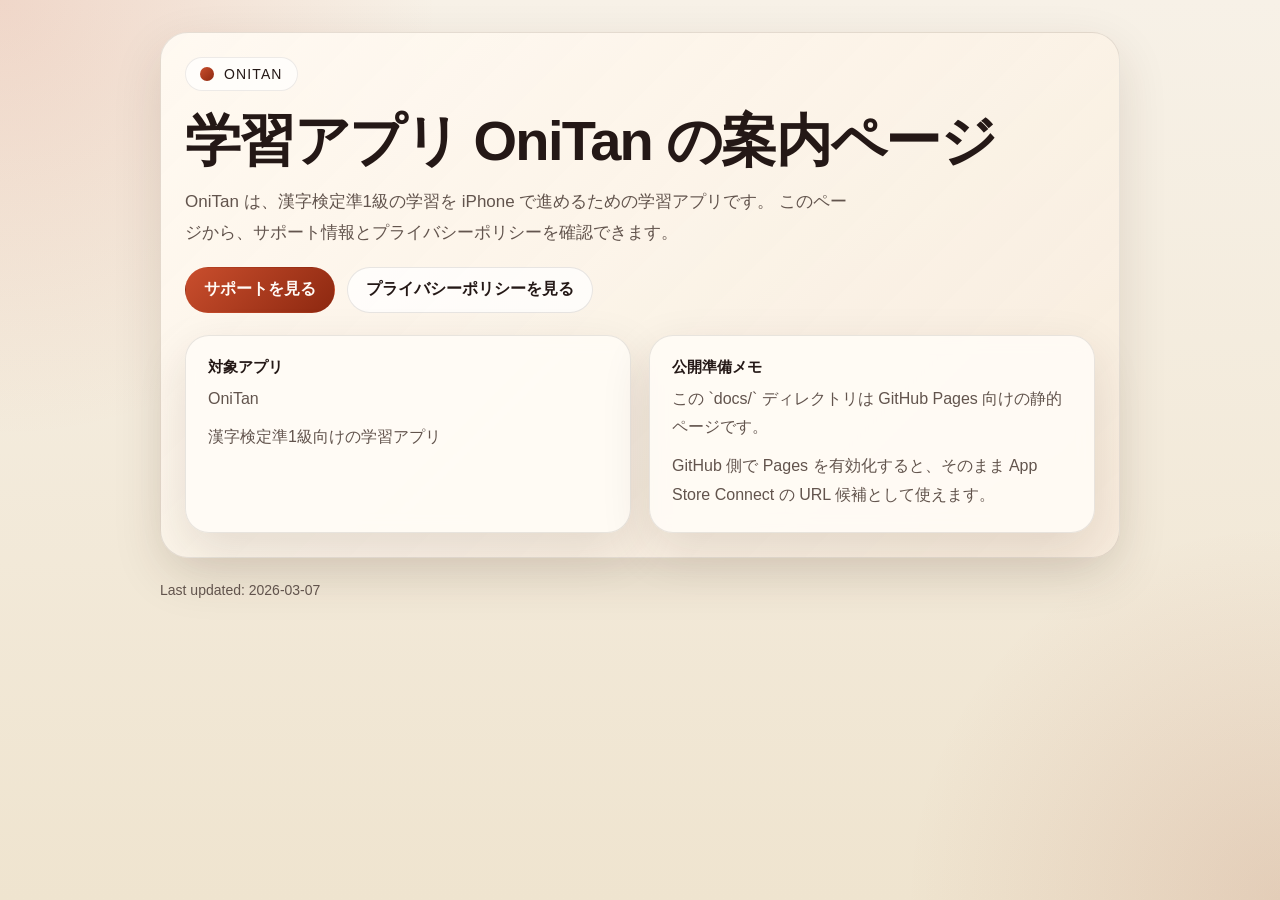
<file: docs/index.html>
<!DOCTYPE html>
<html lang="ja">
<head>
  <meta charset="utf-8">
  <meta name="viewport" content="width=device-width, initial-scale=1">
  <title>OniTan | Support</title>
  <meta name="description" content="OniTan のサポート情報とプライバシーポリシーへの入口です。">
  <link rel="stylesheet" href="./styles.css">
</head>
<body>
  <main class="shell">
    <section class="hero">
      <div class="brand">
        <span class="brand-mark"></span>
        <span>ONITAN</span>
      </div>
      <h1>学習アプリ OniTan の案内ページ</h1>
      <p class="lead">
        OniTan は、漢字検定準1級の学習を iPhone で進めるための学習アプリです。
        このページから、サポート情報とプライバシーポリシーを確認できます。
      </p>
      <div class="button-row">
        <a class="button primary" href="./support.html">サポートを見る</a>
        <a class="button secondary" href="./privacy.html">プライバシーポリシーを見る</a>
      </div>
      <div class="grid">
        <article class="card">
          <strong>対象アプリ</strong>
          <p>OniTan</p>
          <p>漢字検定準1級向けの学習アプリ</p>
        </article>
        <article class="card">
          <strong>公開準備メモ</strong>
          <p>この `docs/` ディレクトリは GitHub Pages 向けの静的ページです。</p>
          <p>GitHub 側で Pages を有効化すると、そのまま App Store Connect の URL 候補として使えます。</p>
        </article>
      </div>
    </section>
    <p class="footer">Last updated: 2026-03-07</p>
  </main>
</body>
</html>
</file>
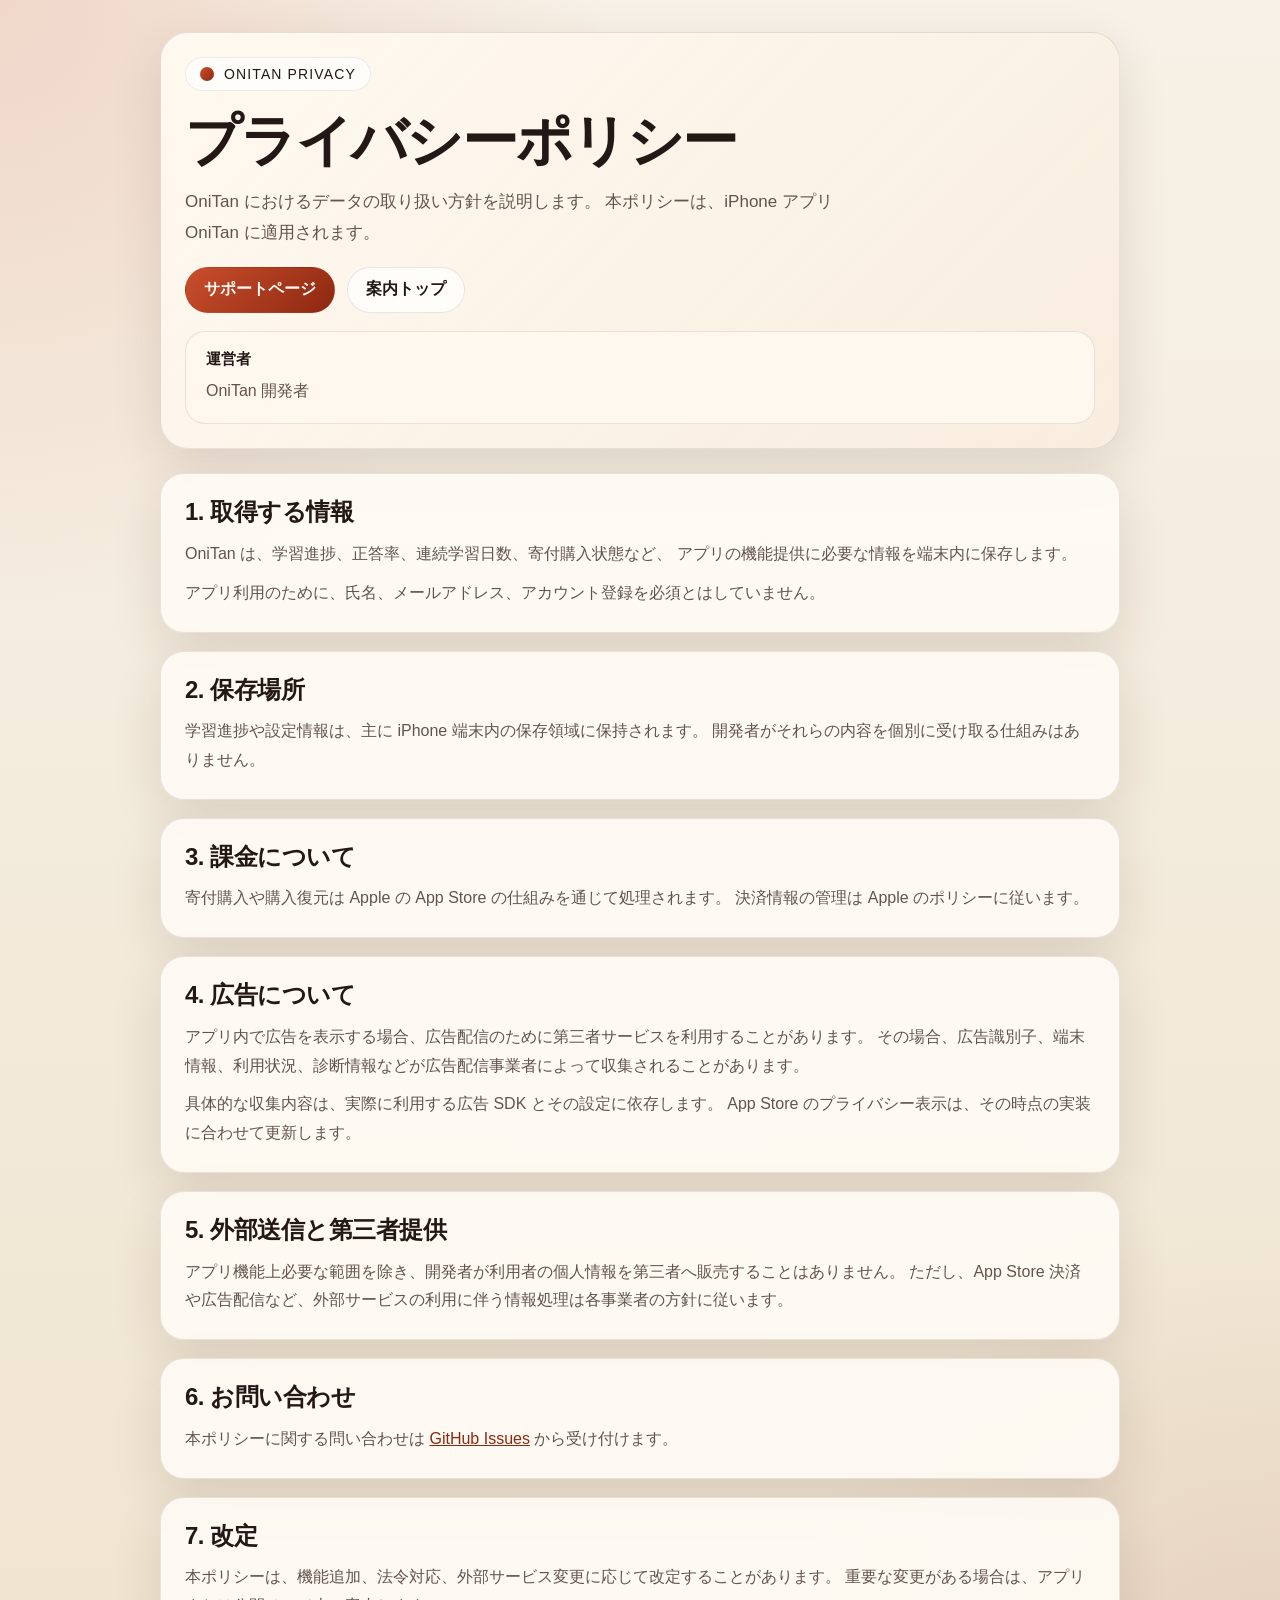
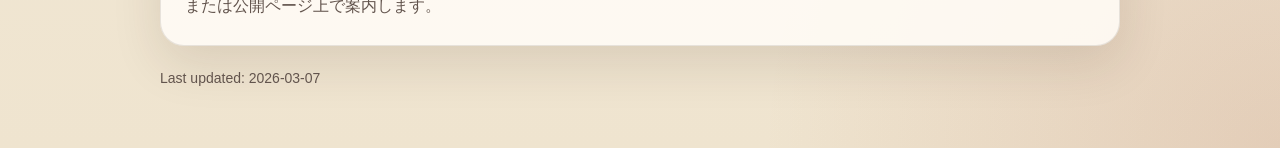
<file: docs/privacy.html>
<!DOCTYPE html>
<html lang="ja">
<head>
  <meta charset="utf-8">
  <meta name="viewport" content="width=device-width, initial-scale=1">
  <title>OniTan Privacy Policy</title>
  <meta name="description" content="OniTan のプライバシーポリシーです。">
  <link rel="stylesheet" href="./styles.css">
</head>
<body>
  <main class="shell">
    <section class="hero">
      <div class="brand">
        <span class="brand-mark"></span>
        <span>ONITAN PRIVACY</span>
      </div>
      <h1>プライバシーポリシー</h1>
      <p class="lead">
        OniTan におけるデータの取り扱い方針を説明します。
        本ポリシーは、iPhone アプリ OniTan に適用されます。
      </p>
      <div class="button-row">
        <a class="button primary" href="./support.html">サポートページ</a>
        <a class="button secondary" href="./index.html">案内トップ</a>
      </div>
      <div class="meta">
        <strong>運営者</strong>
        <p>OniTan 開発者</p>
      </div>
    </section>

    <section class="section-list">
      <article class="section">
        <h2>1. 取得する情報</h2>
        <p>
          OniTan は、学習進捗、正答率、連続学習日数、寄付購入状態など、
          アプリの機能提供に必要な情報を端末内に保存します。
        </p>
        <p>
          アプリ利用のために、氏名、メールアドレス、アカウント登録を必須とはしていません。
        </p>
      </article>

      <article class="section">
        <h2>2. 保存場所</h2>
        <p>
          学習進捗や設定情報は、主に iPhone 端末内の保存領域に保持されます。
          開発者がそれらの内容を個別に受け取る仕組みはありません。
        </p>
      </article>

      <article class="section">
        <h2>3. 課金について</h2>
        <p>
          寄付購入や購入復元は Apple の App Store の仕組みを通じて処理されます。
          決済情報の管理は Apple のポリシーに従います。
        </p>
      </article>

      <article class="section">
        <h2>4. 広告について</h2>
        <p>
          アプリ内で広告を表示する場合、広告配信のために第三者サービスを利用することがあります。
          その場合、広告識別子、端末情報、利用状況、診断情報などが広告配信事業者によって収集されることがあります。
        </p>
        <p>
          具体的な収集内容は、実際に利用する広告 SDK とその設定に依存します。
          App Store のプライバシー表示は、その時点の実装に合わせて更新します。
        </p>
      </article>

      <article class="section">
        <h2>5. 外部送信と第三者提供</h2>
        <p>
          アプリ機能上必要な範囲を除き、開発者が利用者の個人情報を第三者へ販売することはありません。
          ただし、App Store 決済や広告配信など、外部サービスの利用に伴う情報処理は各事業者の方針に従います。
        </p>
      </article>

      <article class="section">
        <h2>6. お問い合わせ</h2>
        <p>
          本ポリシーに関する問い合わせは
          <a href="https://github.com/Ben-Kei-create/OniTan/issues">GitHub Issues</a>
          から受け付けます。
        </p>
      </article>

      <article class="section">
        <h2>7. 改定</h2>
        <p>
          本ポリシーは、機能追加、法令対応、外部サービス変更に応じて改定することがあります。
          重要な変更がある場合は、アプリまたは公開ページ上で案内します。
        </p>
      </article>
    </section>

    <p class="footer">Last updated: 2026-03-07</p>
  </main>
</body>
</html>
</file>
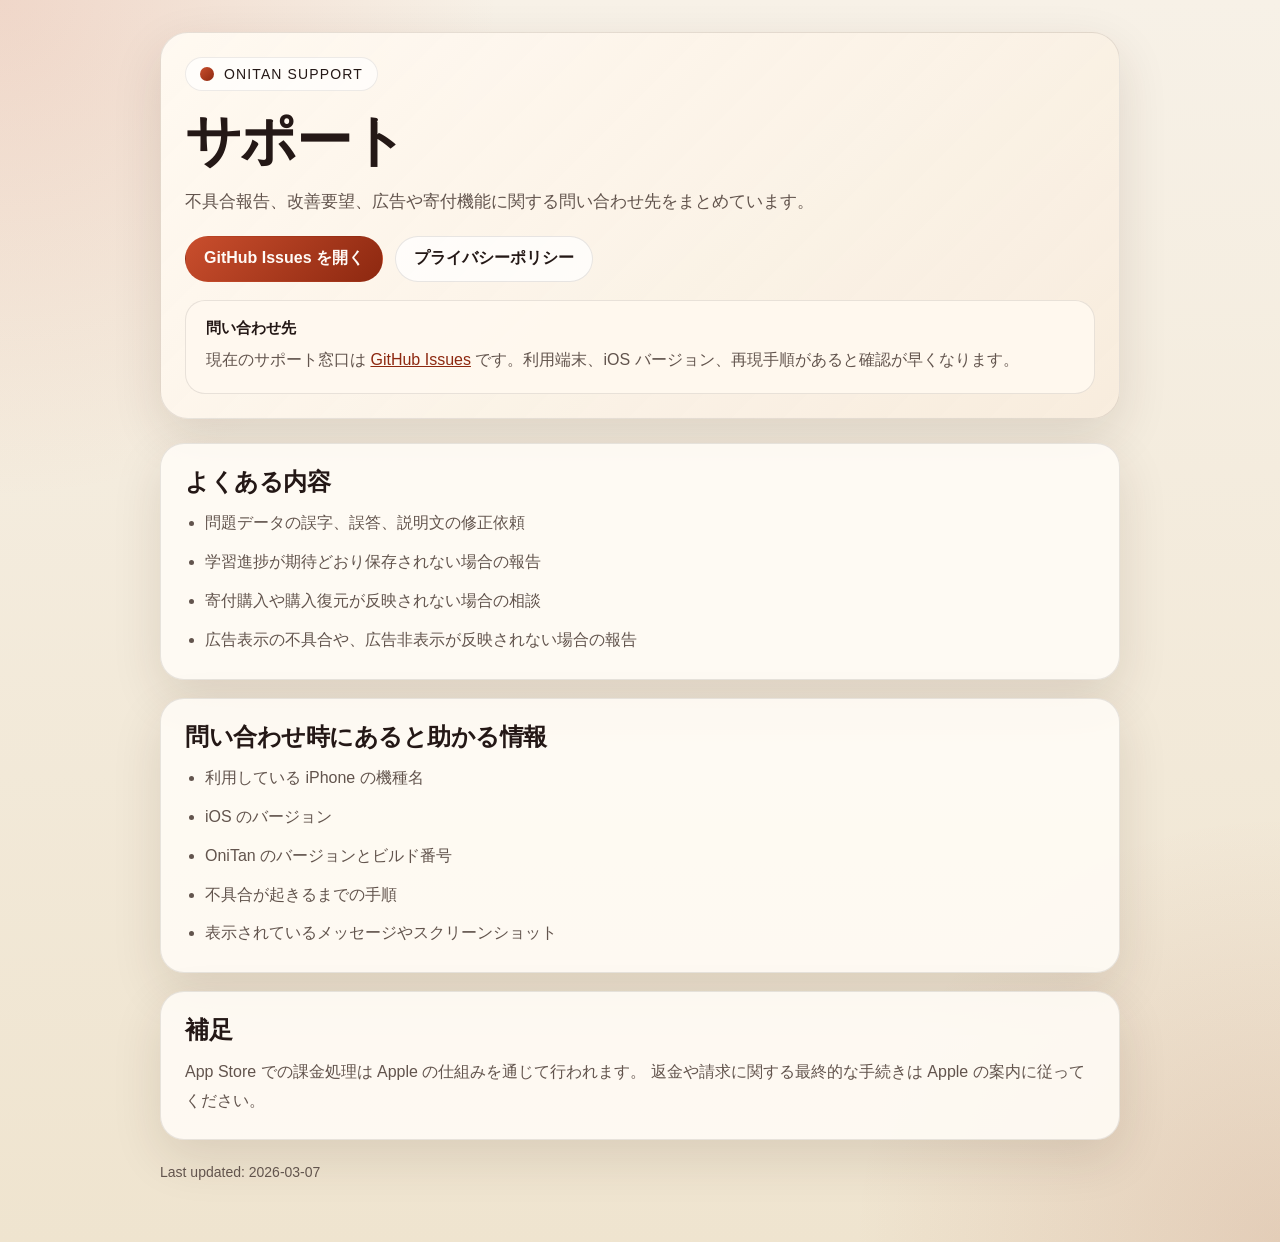
<file: docs/support.html>
<!DOCTYPE html>
<html lang="ja">
<head>
  <meta charset="utf-8">
  <meta name="viewport" content="width=device-width, initial-scale=1">
  <title>OniTan Support</title>
  <meta name="description" content="OniTan のサポート情報ページです。">
  <link rel="stylesheet" href="./styles.css">
</head>
<body>
  <main class="shell">
    <section class="hero">
      <div class="brand">
        <span class="brand-mark"></span>
        <span>ONITAN SUPPORT</span>
      </div>
      <h1>サポート</h1>
      <p class="lead">
        不具合報告、改善要望、広告や寄付機能に関する問い合わせ先をまとめています。
      </p>
      <div class="button-row">
        <a class="button primary" href="https://github.com/Ben-Kei-create/OniTan/issues">GitHub Issues を開く</a>
        <a class="button secondary" href="./privacy.html">プライバシーポリシー</a>
      </div>
      <div class="meta">
        <strong>問い合わせ先</strong>
        <p>
          現在のサポート窓口は
          <a href="https://github.com/Ben-Kei-create/OniTan/issues">GitHub Issues</a>
          です。利用端末、iOS バージョン、再現手順があると確認が早くなります。
        </p>
      </div>
    </section>

    <section class="section-list">
      <article class="section">
        <h2>よくある内容</h2>
        <ul>
          <li>問題データの誤字、誤答、説明文の修正依頼</li>
          <li>学習進捗が期待どおり保存されない場合の報告</li>
          <li>寄付購入や購入復元が反映されない場合の相談</li>
          <li>広告表示の不具合や、広告非表示が反映されない場合の報告</li>
        </ul>
      </article>

      <article class="section">
        <h2>問い合わせ時にあると助かる情報</h2>
        <ul>
          <li>利用している iPhone の機種名</li>
          <li>iOS のバージョン</li>
          <li>OniTan のバージョンとビルド番号</li>
          <li>不具合が起きるまでの手順</li>
          <li>表示されているメッセージやスクリーンショット</li>
        </ul>
      </article>

      <article class="section">
        <h2>補足</h2>
        <p>
          App Store での課金処理は Apple の仕組みを通じて行われます。
          返金や請求に関する最終的な手続きは Apple の案内に従ってください。
        </p>
      </article>
    </section>

    <p class="footer">Last updated: 2026-03-07</p>
  </main>
</body>
</html>
</file>
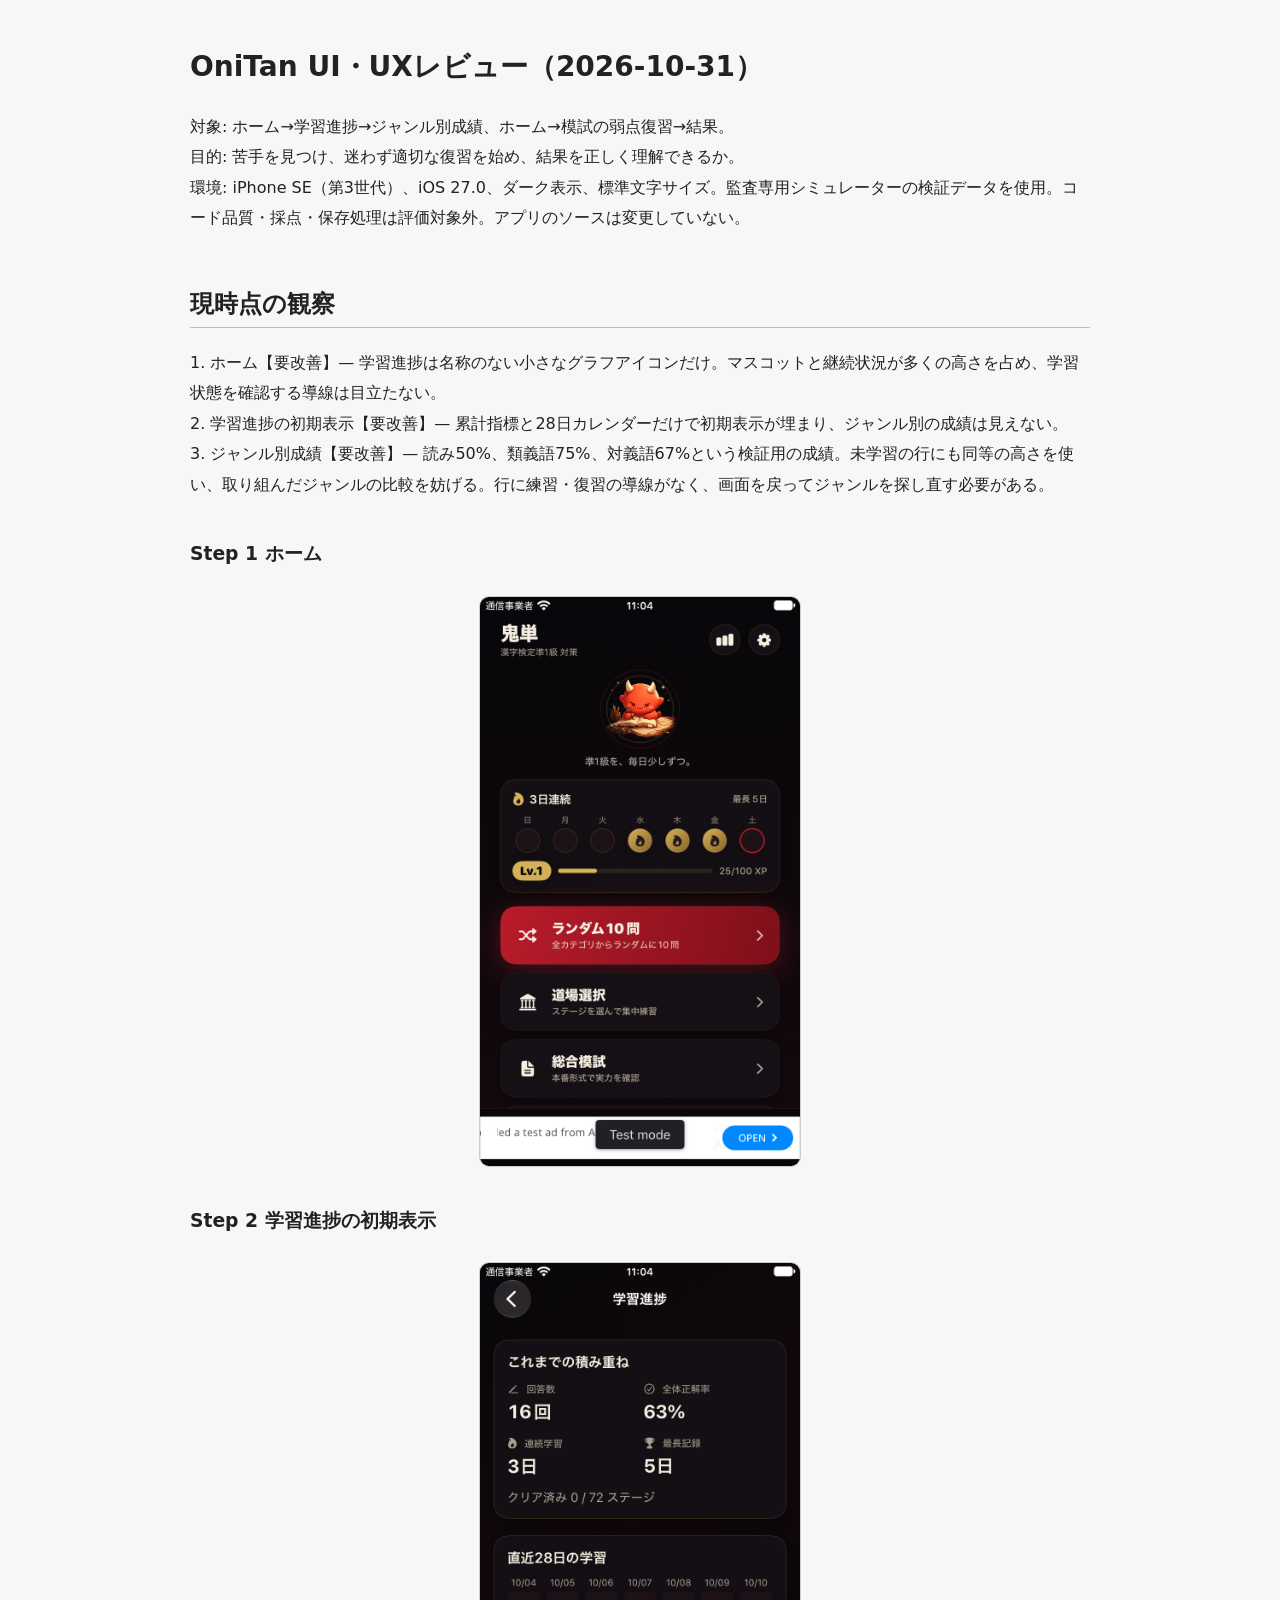
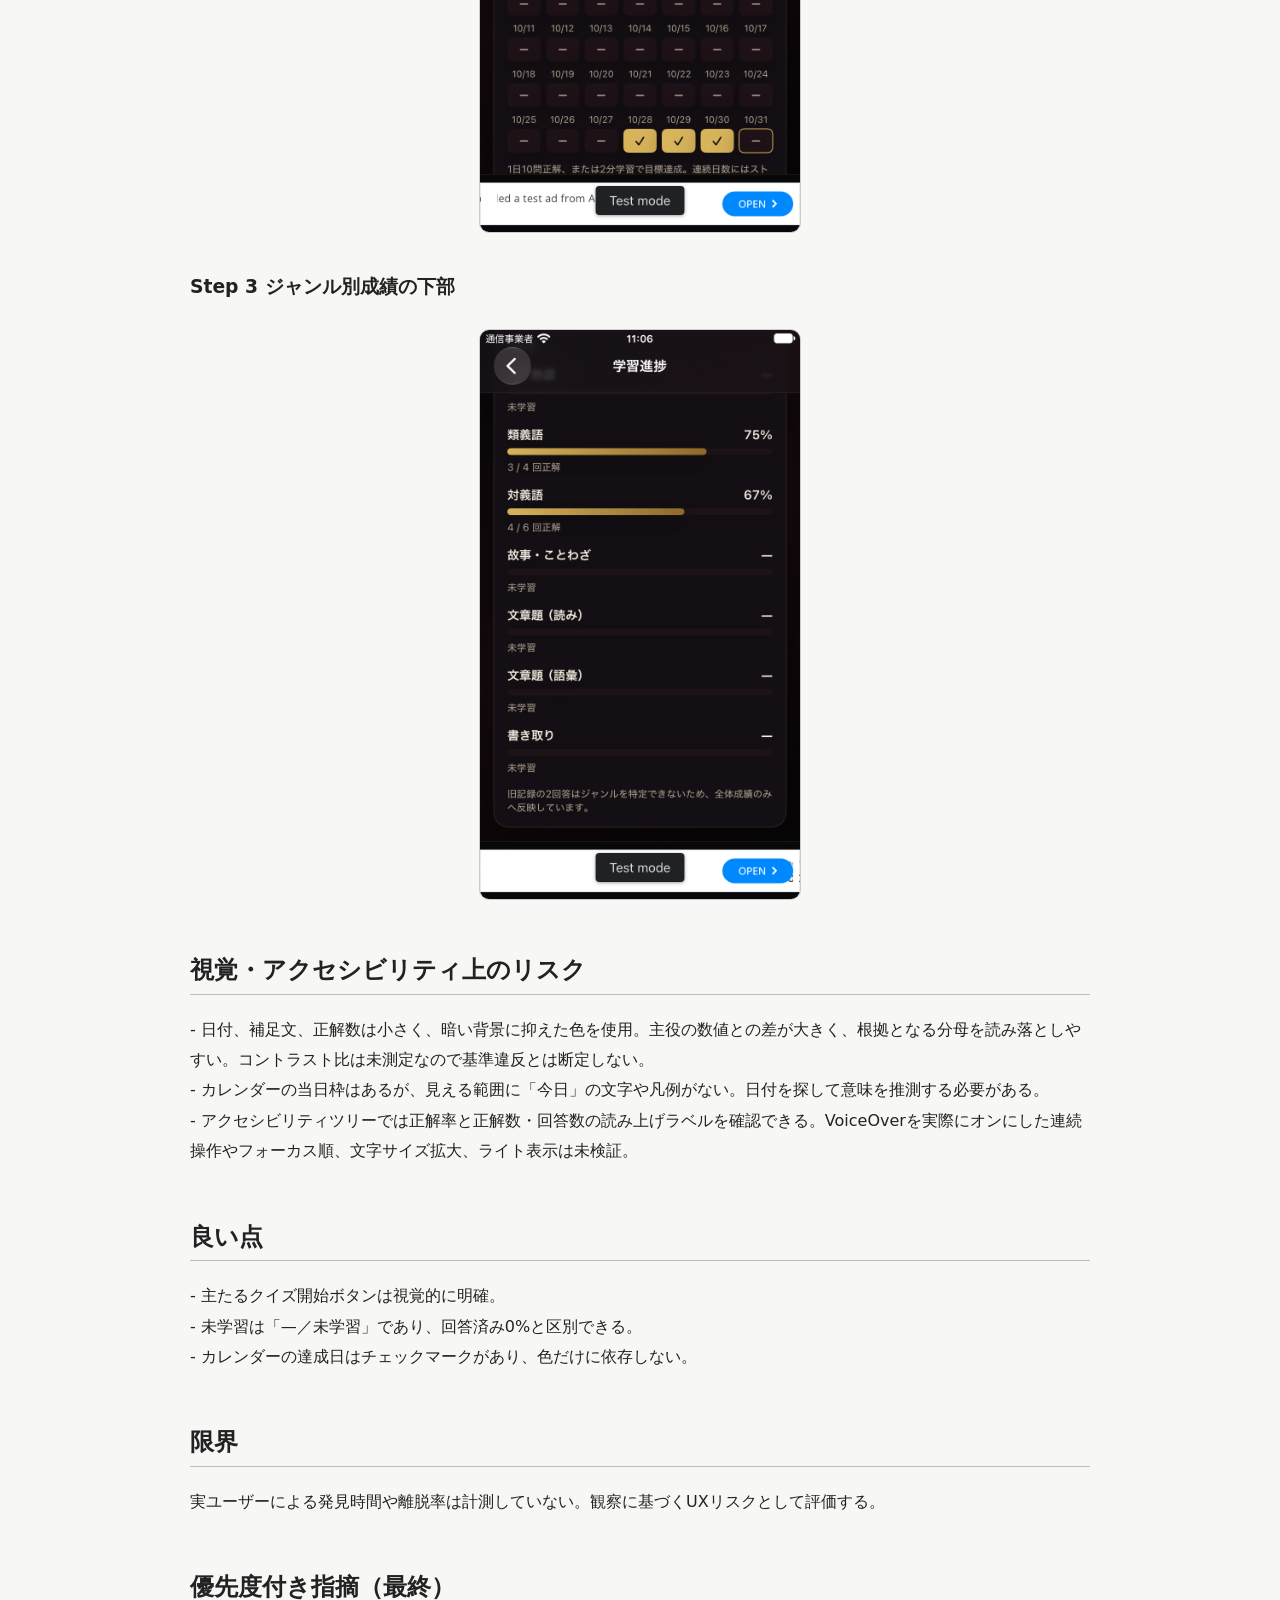
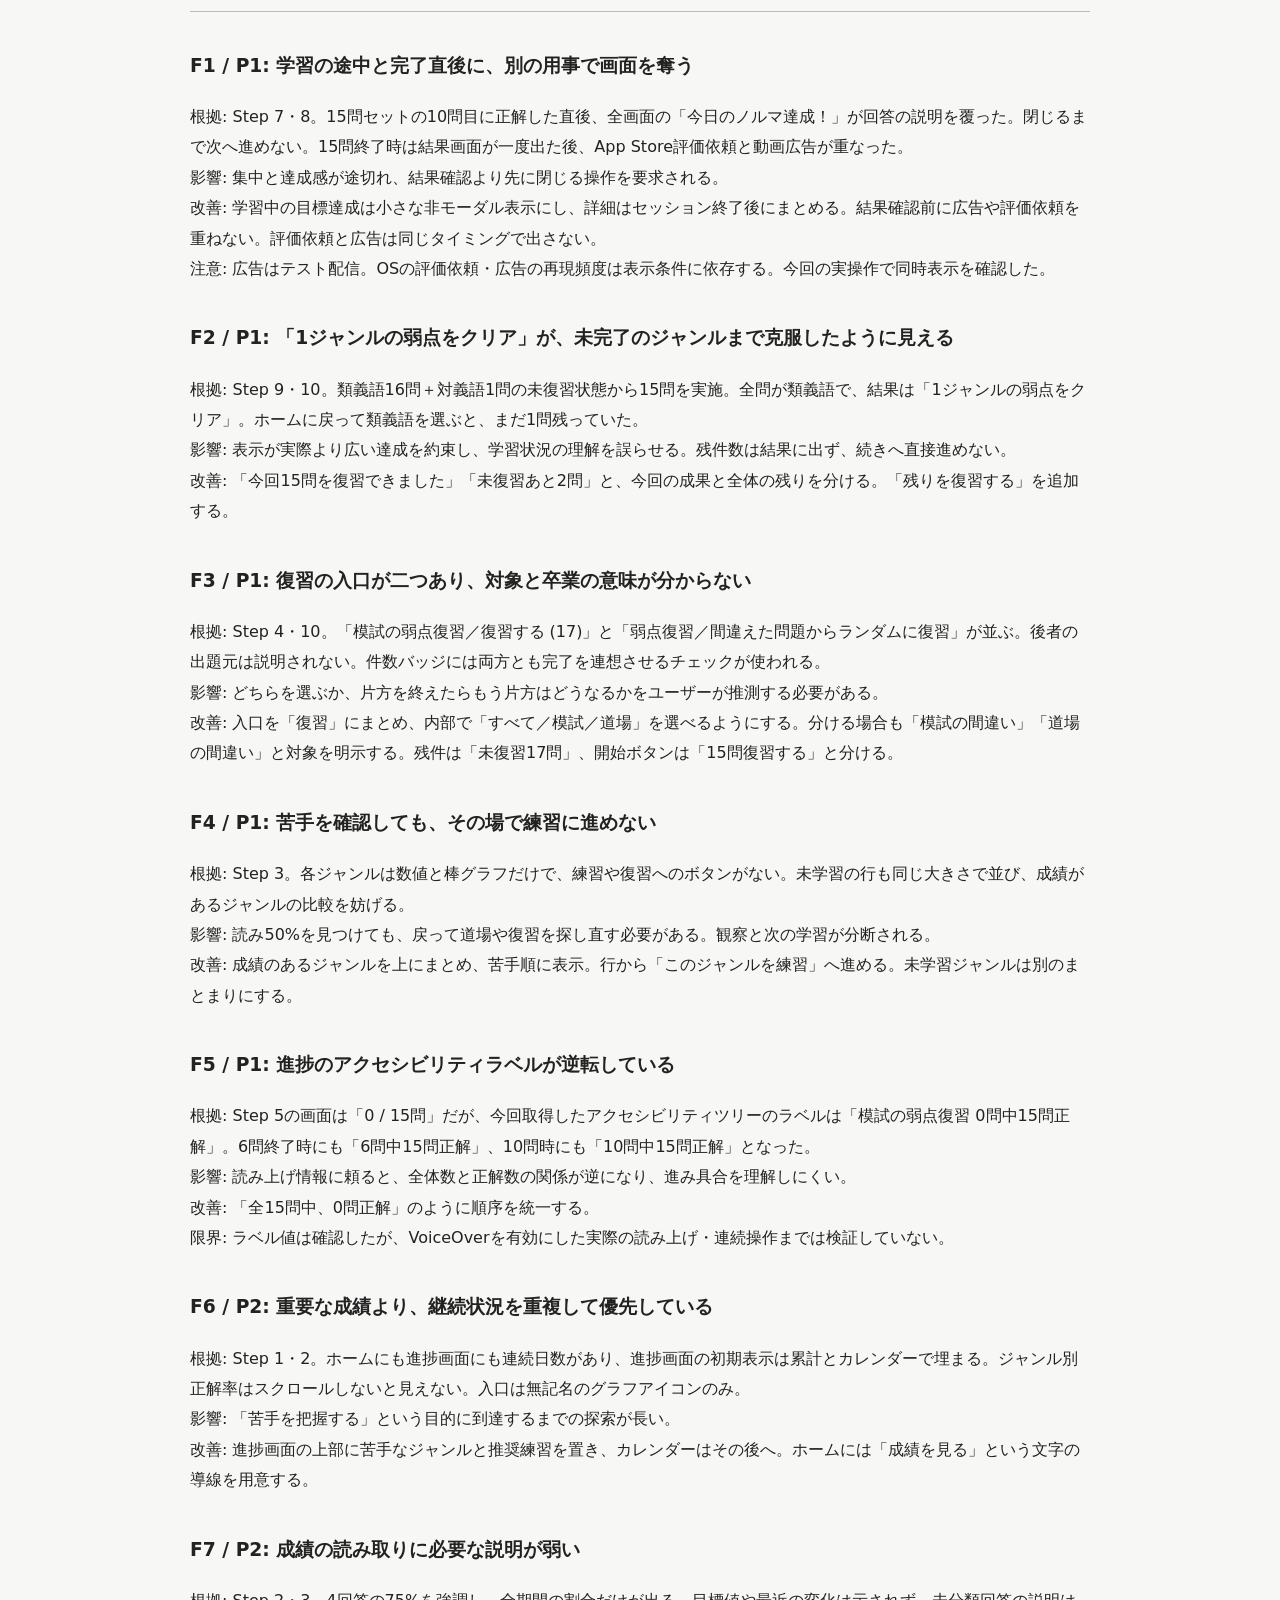
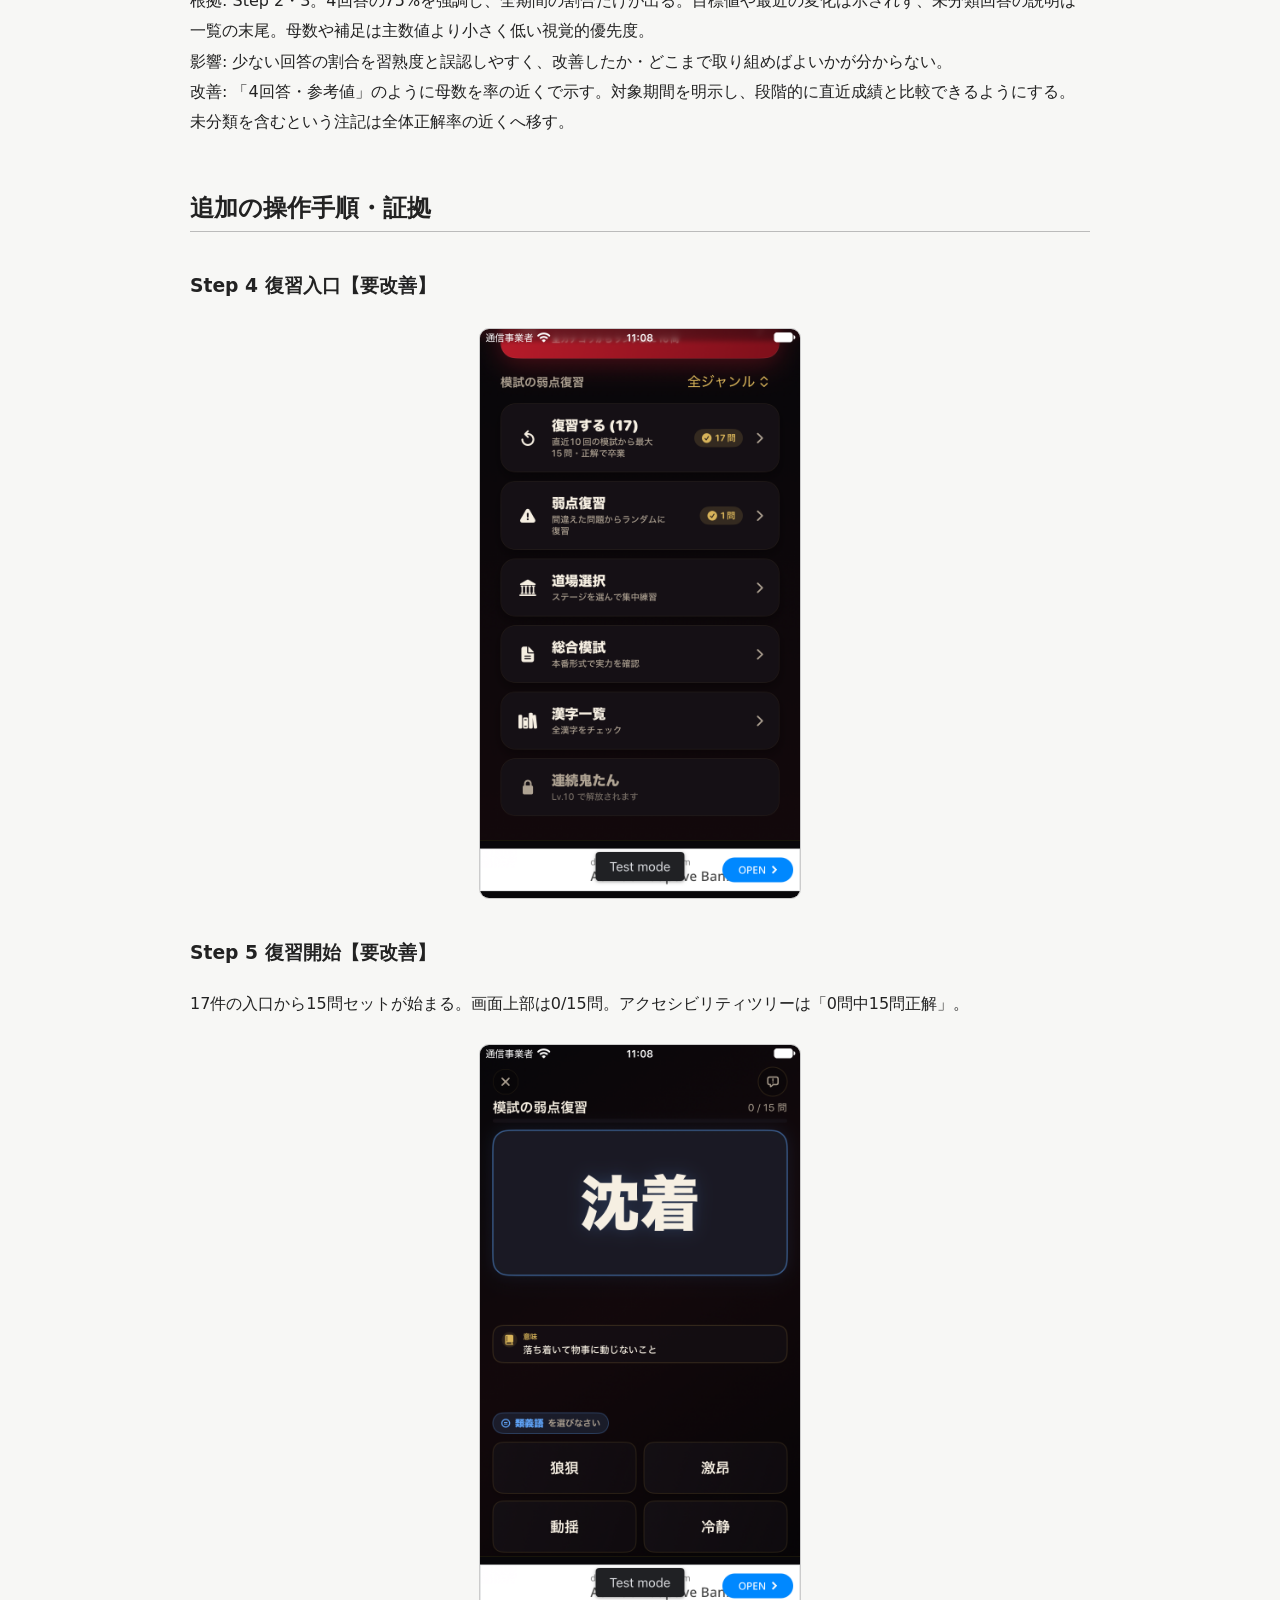
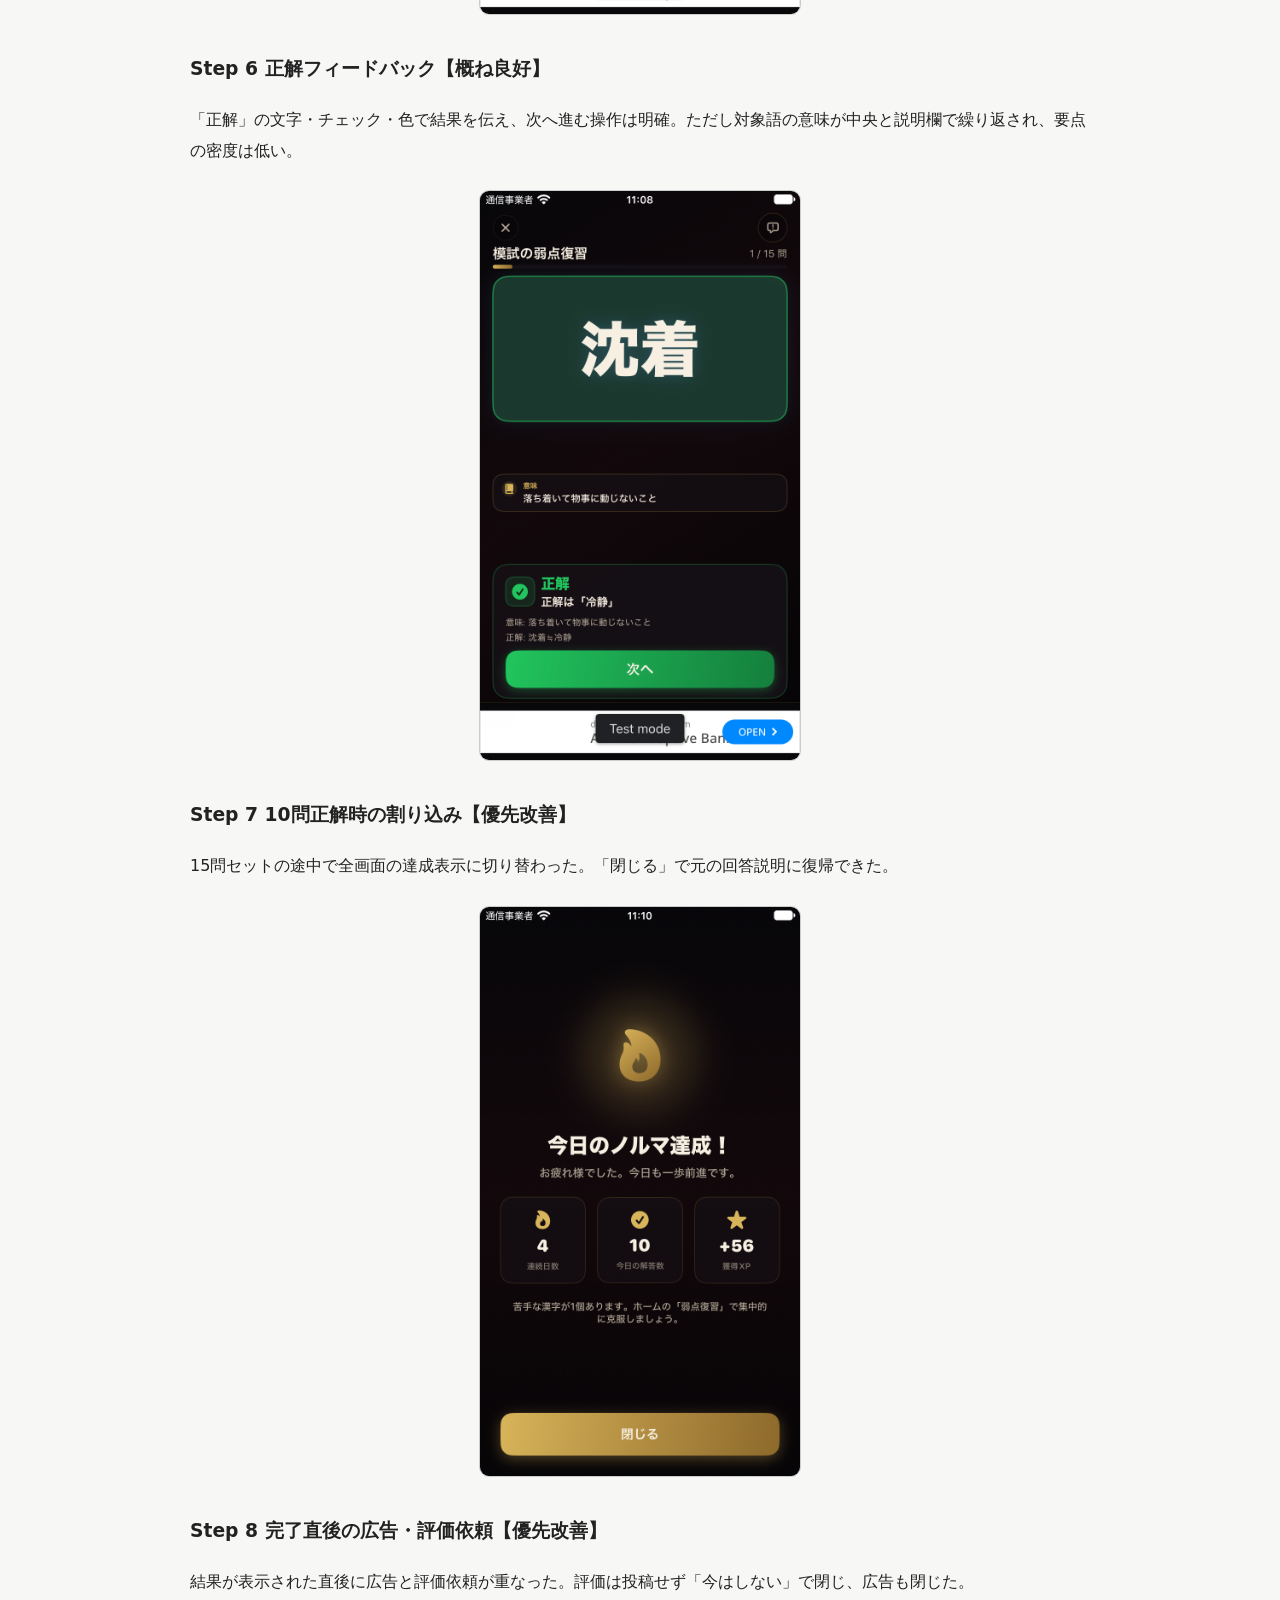
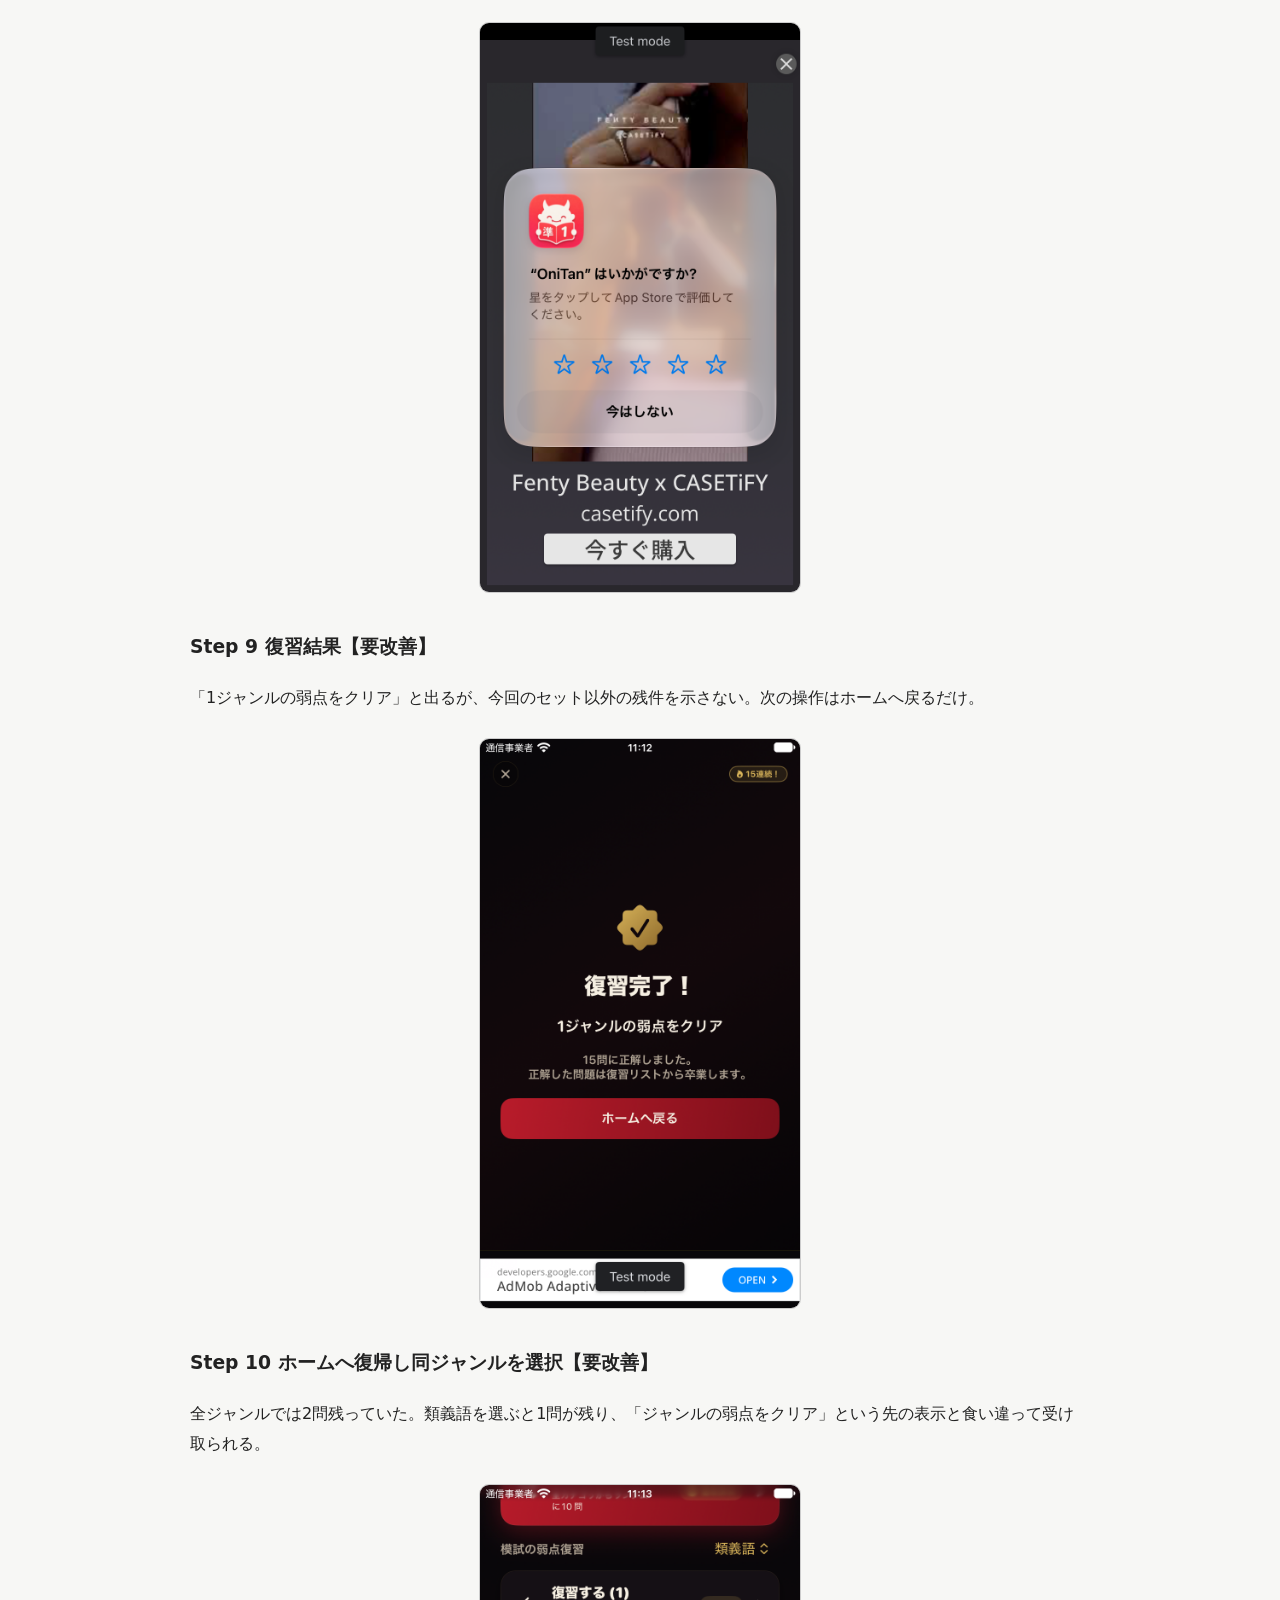
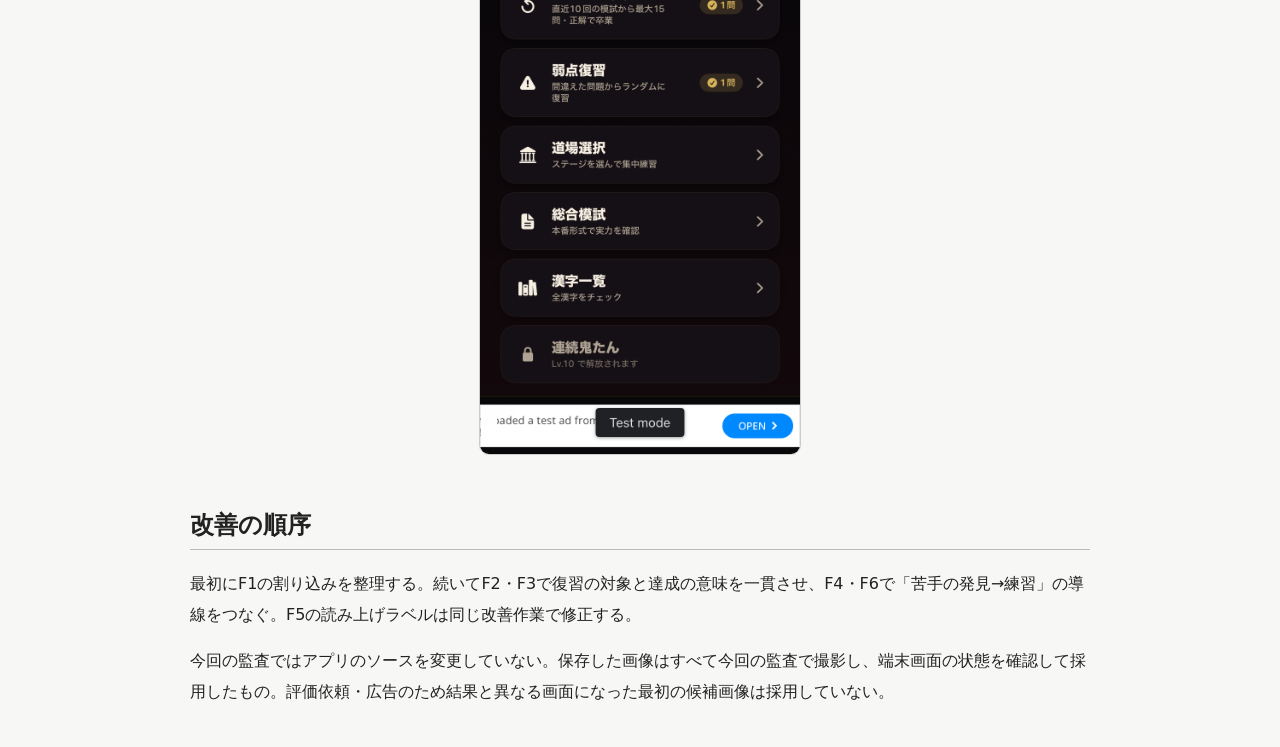
<file: docs/ui-ux-audit-2026-10-31/report.html>
<!doctype html><html lang="ja"><meta charset="utf-8"><meta name="viewport" content="width=device-width,initial-scale=1"><title>OniTan UI・UXレビュー</title><style>body{max-width:900px;margin:40px auto;padding:0 24px;background:#f7f7f5;color:#222;font:16px/1.9 system-ui}h1{font-size:28px}h2{margin-top:48px;border-bottom:1px solid #bbb}h3{margin-top:36px}p{white-space:normal}img{width:min(100%,320px);height:auto;display:block;margin:24px auto;border-radius:10px;border:1px solid #ccc}a{color:#8a2520}</style><h1>OniTan UI・UXレビュー（2026-10-31）</h1><p>対象: ホーム→学習進捗→ジャンル別成績、ホーム→模試の弱点復習→結果。<br>目的: 苦手を見つけ、迷わず適切な復習を始め、結果を正しく理解できるか。<br>環境: iPhone SE（第3世代）、iOS 27.0、ダーク表示、標準文字サイズ。監査専用シミュレーターの検証データを使用。コード品質・採点・保存処理は評価対象外。アプリのソースは変更していない。</p><h2>現時点の観察</h2><p>1. ホーム【要改善】— 学習進捗は名称のない小さなグラフアイコンだけ。マスコットと継続状況が多くの高さを占め、学習状態を確認する導線は目立たない。<br>2. 学習進捗の初期表示【要改善】— 累計指標と28日カレンダーだけで初期表示が埋まり、ジャンル別の成績は見えない。<br>3. ジャンル別成績【要改善】— 読み50%、類義語75%、対義語67%という検証用の成績。未学習の行にも同等の高さを使い、取り組んだジャンルの比較を妨げる。行に練習・復習の導線がなく、画面を戻ってジャンルを探し直す必要がある。</p><h3>Step 1 ホーム</h3><a href="01-home.png"><img loading="lazy" src="01-home.png" alt="ホーム"></a><h3>Step 2 学習進捗の初期表示</h3><a href="02-progress-overview.png"><img loading="lazy" src="02-progress-overview.png" alt="進捗の初期表示"></a><h3>Step 3 ジャンル別成績の下部</h3><a href="03-progress-genres.png"><img loading="lazy" src="03-progress-genres.png" alt="ジャンル別成績"></a><h2>視覚・アクセシビリティ上のリスク</h2><p>- 日付、補足文、正解数は小さく、暗い背景に抑えた色を使用。主役の数値との差が大きく、根拠となる分母を読み落としやすい。コントラスト比は未測定なので基準違反とは断定しない。<br>- カレンダーの当日枠はあるが、見える範囲に「今日」の文字や凡例がない。日付を探して意味を推測する必要がある。<br>- アクセシビリティツリーでは正解率と正解数・回答数の読み上げラベルを確認できる。VoiceOverを実際にオンにした連続操作やフォーカス順、文字サイズ拡大、ライト表示は未検証。</p><h2>良い点</h2><p>- 主たるクイズ開始ボタンは視覚的に明確。<br>- 未学習は「—／未学習」であり、回答済み0%と区別できる。<br>- カレンダーの達成日はチェックマークがあり、色だけに依存しない。</p><h2>限界</h2><p>実ユーザーによる発見時間や離脱率は計測していない。観察に基づくUXリスクとして評価する。</p><h2>優先度付き指摘（最終）</h2><h3>F1 / P1: 学習の途中と完了直後に、別の用事で画面を奪う</h3><p>根拠: Step 7・8。15問セットの10問目に正解した直後、全画面の「今日のノルマ達成！」が回答の説明を覆った。閉じるまで次へ進めない。15問終了時は結果画面が一度出た後、App Store評価依頼と動画広告が重なった。<br>影響: 集中と達成感が途切れ、結果確認より先に閉じる操作を要求される。<br>改善: 学習中の目標達成は小さな非モーダル表示にし、詳細はセッション終了後にまとめる。結果確認前に広告や評価依頼を重ねない。評価依頼と広告は同じタイミングで出さない。<br>注意: 広告はテスト配信。OSの評価依頼・広告の再現頻度は表示条件に依存する。今回の実操作で同時表示を確認した。</p><h3>F2 / P1: 「1ジャンルの弱点をクリア」が、未完了のジャンルまで克服したように見える</h3><p>根拠: Step 9・10。類義語16問＋対義語1問の未復習状態から15問を実施。全問が類義語で、結果は「1ジャンルの弱点をクリア」。ホームに戻って類義語を選ぶと、まだ1問残っていた。<br>影響: 表示が実際より広い達成を約束し、学習状況の理解を誤らせる。残件数は結果に出ず、続きへ直接進めない。<br>改善: 「今回15問を復習できました」「未復習あと2問」と、今回の成果と全体の残りを分ける。「残りを復習する」を追加する。</p><h3>F3 / P1: 復習の入口が二つあり、対象と卒業の意味が分からない</h3><p>根拠: Step 4・10。「模試の弱点復習／復習する (17)」と「弱点復習／間違えた問題からランダムに復習」が並ぶ。後者の出題元は説明されない。件数バッジには両方とも完了を連想させるチェックが使われる。<br>影響: どちらを選ぶか、片方を終えたらもう片方はどうなるかをユーザーが推測する必要がある。<br>改善: 入口を「復習」にまとめ、内部で「すべて／模試／道場」を選べるようにする。分ける場合も「模試の間違い」「道場の間違い」と対象を明示する。残件は「未復習17問」、開始ボタンは「15問復習する」と分ける。</p><h3>F4 / P1: 苦手を確認しても、その場で練習に進めない</h3><p>根拠: Step 3。各ジャンルは数値と棒グラフだけで、練習や復習へのボタンがない。未学習の行も同じ大きさで並び、成績があるジャンルの比較を妨げる。<br>影響: 読み50%を見つけても、戻って道場や復習を探し直す必要がある。観察と次の学習が分断される。<br>改善: 成績のあるジャンルを上にまとめ、苦手順に表示。行から「このジャンルを練習」へ進める。未学習ジャンルは別のまとまりにする。</p><h3>F5 / P1: 進捗のアクセシビリティラベルが逆転している</h3><p>根拠: Step 5の画面は「0 / 15問」だが、今回取得したアクセシビリティツリーのラベルは「模試の弱点復習 0問中15問正解」。6問終了時にも「6問中15問正解」、10問時にも「10問中15問正解」となった。<br>影響: 読み上げ情報に頼ると、全体数と正解数の関係が逆になり、進み具合を理解しにくい。<br>改善: 「全15問中、0問正解」のように順序を統一する。<br>限界: ラベル値は確認したが、VoiceOverを有効にした実際の読み上げ・連続操作までは検証していない。</p><h3>F6 / P2: 重要な成績より、継続状況を重複して優先している</h3><p>根拠: Step 1・2。ホームにも進捗画面にも連続日数があり、進捗画面の初期表示は累計とカレンダーで埋まる。ジャンル別正解率はスクロールしないと見えない。入口は無記名のグラフアイコンのみ。<br>影響: 「苦手を把握する」という目的に到達するまでの探索が長い。<br>改善: 進捗画面の上部に苦手なジャンルと推奨練習を置き、カレンダーはその後へ。ホームには「成績を見る」という文字の導線を用意する。</p><h3>F7 / P2: 成績の読み取りに必要な説明が弱い</h3><p>根拠: Step 2・3。4回答の75%を強調し、全期間の割合だけが出る。目標値や最近の変化は示されず、未分類回答の説明は一覧の末尾。母数や補足は主数値より小さく低い視覚的優先度。<br>影響: 少ない回答の割合を習熟度と誤認しやすく、改善したか・どこまで取り組めばよいかが分からない。<br>改善: 「4回答・参考値」のように母数を率の近くで示す。対象期間を明示し、段階的に直近成績と比較できるようにする。未分類を含むという注記は全体正解率の近くへ移す。</p><h2>追加の操作手順・証拠</h2><h3>Step 4 復習入口【要改善】</h3><a href="04-review-entry.png"><img loading="lazy" src="04-review-entry.png" alt="復習入口"></a><h3>Step 5 復習開始【要改善】</h3><p>17件の入口から15問セットが始まる。画面上部は0/15問。アクセシビリティツリーは「0問中15問正解」。</p><a href="05-review-start.png"><img loading="lazy" src="05-review-start.png" alt="復習開始"></a><h3>Step 6 正解フィードバック【概ね良好】</h3><p>「正解」の文字・チェック・色で結果を伝え、次へ進む操作は明確。ただし対象語の意味が中央と説明欄で繰り返され、要点の密度は低い。</p><a href="06-review-feedback.png"><img loading="lazy" src="06-review-feedback.png" alt="正解フィードバック"></a><h3>Step 7 10問正解時の割り込み【優先改善】</h3><p>15問セットの途中で全画面の達成表示に切り替わった。「閉じる」で元の回答説明に復帰できた。</p><a href="07-review-interrupted.png"><img loading="lazy" src="07-review-interrupted.png" alt="途中の割り込み"></a><h3>Step 8 完了直後の広告・評価依頼【優先改善】</h3><p>結果が表示された直後に広告と評価依頼が重なった。評価は投稿せず「今はしない」で閉じ、広告も閉じた。</p><a href="08-review-ad-and-rating.png"><img loading="lazy" src="08-review-ad-and-rating.png" alt="広告と評価依頼"></a><h3>Step 9 復習結果【要改善】</h3><p>「1ジャンルの弱点をクリア」と出るが、今回のセット以外の残件を示さない。次の操作はホームへ戻るだけ。</p><a href="09-review-complete.png"><img loading="lazy" src="09-review-complete.png" alt="復習結果"></a><h3>Step 10 ホームへ復帰し同ジャンルを選択【要改善】</h3><p>全ジャンルでは2問残っていた。類義語を選ぶと1問が残り、「ジャンルの弱点をクリア」という先の表示と食い違って受け取られる。</p><a href="10-review-still-pending.png"><img loading="lazy" src="10-review-still-pending.png" alt="同じジャンルに残る復習問題"></a><h2>改善の順序</h2><p>最初にF1の割り込みを整理する。続いてF2・F3で復習の対象と達成の意味を一貫させ、F4・F6で「苦手の発見→練習」の導線をつなぐ。F5の読み上げラベルは同じ改善作業で修正する。</p><p>今回の監査ではアプリのソースを変更していない。保存した画像はすべて今回の監査で撮影し、端末画面の状態を確認して採用したもの。評価依頼・広告のため結果と異なる画面になった最初の候補画像は採用していない。<br></p></html>
</file>
<file: docs/styles.css>
:root {
  --bg-top: #f7f1e7;
  --bg-bottom: #efe4cf;
  --surface: rgba(255, 252, 246, 0.88);
  --surface-strong: rgba(255, 248, 239, 0.96);
  --ink: #241816;
  --muted: #62544d;
  --line: rgba(36, 24, 22, 0.1);
  --accent: #c94e2d;
  --accent-deep: #8d2810;
  --shadow: 0 18px 50px rgba(56, 30, 18, 0.12);
}

* {
  box-sizing: border-box;
}

html {
  color-scheme: light;
}

body {
  margin: 0;
  min-height: 100vh;
  font-family: "Avenir Next", "Hiragino Sans", "Yu Gothic", sans-serif;
  color: var(--ink);
  background:
    radial-gradient(circle at top left, rgba(201, 78, 45, 0.16), transparent 28%),
    radial-gradient(circle at bottom right, rgba(141, 40, 16, 0.12), transparent 24%),
    linear-gradient(180deg, var(--bg-top), var(--bg-bottom));
}

a {
  color: var(--accent-deep);
}

.shell {
  width: min(960px, calc(100% - 32px));
  margin: 0 auto;
  padding: 32px 0 48px;
}

.hero {
  padding: 24px;
  border: 1px solid var(--line);
  border-radius: 28px;
  background: linear-gradient(135deg, rgba(255, 250, 242, 0.96), rgba(248, 236, 221, 0.86));
  box-shadow: var(--shadow);
}

.brand {
  display: inline-flex;
  align-items: center;
  gap: 10px;
  padding: 8px 14px;
  border-radius: 999px;
  background: rgba(255, 255, 255, 0.66);
  border: 1px solid rgba(36, 24, 22, 0.08);
  font-size: 14px;
  letter-spacing: 0.08em;
}

.brand-mark {
  width: 14px;
  height: 14px;
  border-radius: 50%;
  background: linear-gradient(135deg, var(--accent), var(--accent-deep));
}

h1, h2, h3 {
  margin: 0;
  line-height: 1.15;
}

h1 {
  margin-top: 18px;
  font-size: clamp(34px, 6vw, 56px);
  font-weight: 800;
  letter-spacing: -0.03em;
}

.lead {
  margin: 14px 0 0;
  max-width: 42rem;
  color: var(--muted);
  font-size: 17px;
  line-height: 1.8;
}

.grid {
  display: grid;
  grid-template-columns: repeat(2, minmax(0, 1fr));
  gap: 18px;
  margin-top: 22px;
}

.card {
  padding: 22px;
  border-radius: 24px;
  border: 1px solid var(--line);
  background: var(--surface);
  box-shadow: var(--shadow);
  backdrop-filter: blur(8px);
}

.card strong,
.meta strong {
  display: block;
  margin-bottom: 8px;
  font-size: 15px;
}

.card p,
.meta p,
.section p,
.section li {
  margin: 0;
  color: var(--muted);
  line-height: 1.8;
}

.card p + p,
.section p + p,
.section li + li {
  margin-top: 10px;
}

.button-row {
  display: flex;
  flex-wrap: wrap;
  gap: 12px;
  margin-top: 18px;
}

.button {
  display: inline-flex;
  align-items: center;
  justify-content: center;
  min-height: 46px;
  padding: 0 18px;
  border-radius: 999px;
  text-decoration: none;
  font-weight: 700;
  border: 1px solid transparent;
}

.button.primary {
  color: #fffaf6;
  background: linear-gradient(135deg, var(--accent), var(--accent-deep));
}

.button.secondary {
  color: var(--ink);
  background: rgba(255, 255, 255, 0.72);
  border-color: var(--line);
}

.meta {
  margin-top: 18px;
  padding: 18px 20px;
  border: 1px solid var(--line);
  border-radius: 20px;
  background: var(--surface-strong);
}

.section-list {
  display: grid;
  gap: 18px;
  margin-top: 24px;
}

.section {
  padding: 24px;
  border-radius: 24px;
  border: 1px solid var(--line);
  background: var(--surface);
  box-shadow: var(--shadow);
}

.section h2 {
  margin-bottom: 14px;
  font-size: 24px;
  letter-spacing: -0.02em;
}

.section ul {
  margin: 0;
  padding-left: 20px;
}

.footer {
  margin-top: 24px;
  color: var(--muted);
  font-size: 14px;
}

@media (max-width: 720px) {
  .shell {
    width: min(100% - 20px, 960px);
    padding: 18px 0 32px;
  }

  .hero,
  .card,
  .section {
    border-radius: 22px;
    padding: 20px;
  }

  .grid {
    grid-template-columns: 1fr;
  }

  .lead {
    font-size: 16px;
  }
}
</file>
